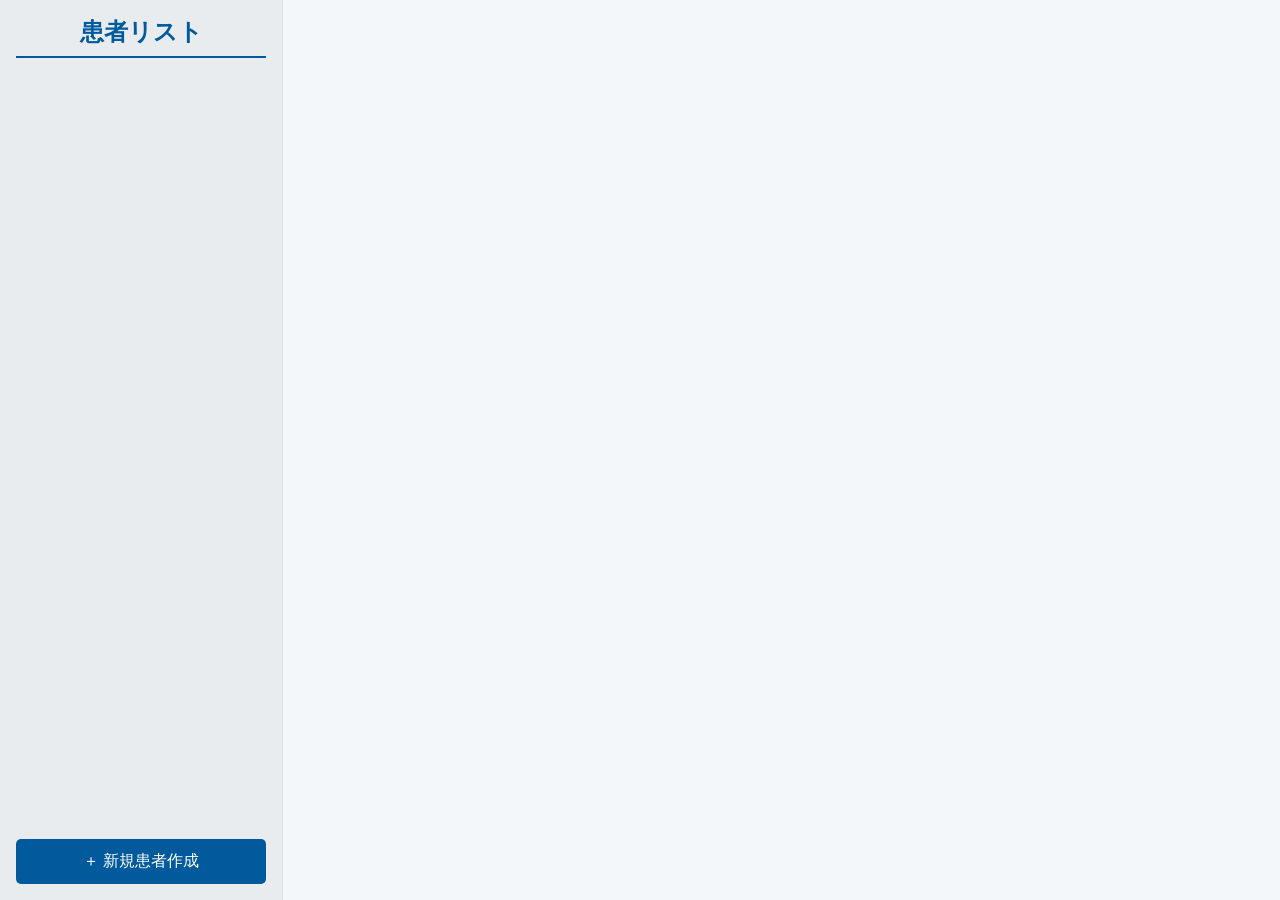
<file: index.html>
<!DOCTYPE html>
<html lang="ja">
<head>
    <meta charset="UTF-8">
    <meta name="viewport" content="width=device-width, initial-scale=1.0">
    <title>救急初診支援統合アプリ</title>
    <link rel="stylesheet" href="style.css">
</head>
<body>
    <div class="app-container">
        <aside class="sidebar">
            <h2>患者リスト</h2>
            <div id="patient-list"></div>
            <button id="new-patient-btn" class="sidebar-btn">＋ 新規患者作成</button>
        </aside>

        <main class="main-content">
            <header class="main-header">
                <h1 id="current-patient-name">患者を選択してください</h1>
                <nav id="app-nav">
                    <button class="nav-button active" data-target="app-chart">カルテ (S/O/A/P)</button>
                    <button class="nav-button" data-target="app-exam">身体所見</button>
                    <button class="nav-button" data-target="app-diagnosis">症候鑑別</button>
                    <button class="nav-button" data-target="app-lab">検査結果</button>
                </nav>
            </header>

            <div id="app-contents">
                <div id="app-chart" class="app-content active">
                    <div class="content-wrapper">
                        <div class="form-grid">
                            <fieldset>
                                <legend>S) 主観的情報</legend>
                                <div class="form-group">
                                    <label for="patient-id">患者ID:</label>
                                    <input type="text" id="patient-id" data-key="id">
                                    <label for="patient-name">氏名:</label>
                                    <input type="text" id="patient-name" data-key="name" placeholder="山田 太郎">
                                    <label for="patient-age">年齢:</label>
                                    <input type="number" id="patient-age" data-key="age" placeholder="75">
                                    <label>性別:</label>
                                    <div id="gender" class="button-group" data-key="gender">
                                        <button data-value="男性">男性</button>
                                        <button data-value="女性">女性</button>
                                    </div>
                                </div>
                                <div class="form-group">
                                    <label for="cc">主訴 (CC):</label>
                                    <input type="text" id="cc" data-key="cc" placeholder="胸痛">
                                </div>
                                <div class="form-group">
                                    <label for="pi">現病歴 (PI):</label>
                                    <textarea id="pi" data-key="pi" rows="5" placeholder="いつから、どのように..."></textarea>
                                </div>
                                <fieldset>
                                    <legend>OPQRST (痛みの評価)</legend>
                                    <label>Onset (発症様式):</label> <input type="text" data-key="opqrst.onset">
                                    <label>Palliative/Provocative (寛解・増悪因子):</label> <input type="text" data-key="opqrst.pp">
                                    <label>Quality (性状):</label> <input type="text" data-key="opqrst.quality">
                                    <label>Region/Radiation (部位・放散):</label> <input type="text" data-key="opqrst.rr">
                                    <label>Severity (強さ):</label> <input type="text" data-key="opqrst.severity">
                                    <label>Time course (時間経過):</label> <input type="text" data-key="opqrst.time">
                                </fieldset>
                                <div class="form-group">
                                    <label>既往歴 (PMH):</label>
                                    <div id="history-tags" class="button-group" data-key="pmh"></div>
                                    <textarea id="surgery-history" data-key="pmh_text" placeholder="手術歴、その他の特記事項"></textarea>
                                </div>
                                <div class="form-group">
                                    <label>内服薬 (Medications):</label>
                                    <div id="med-suggestion-tags" class="button-group"></div>
                                    <div id="medication-list"></div>
                                    <button id="add-med-row" class="add-button">＋ 薬剤を追加</button>
                                </div>
                                 <div class="form-group">
                                    <label>アレルギー (Allergies):</label>
                                     <div id="allergy-tags" class="button-group" data-key="allergies">
                                        <button data-value="ペニシリン系">ペニシリン系</button>
                                        <button data-value="NSAIDs">NSAIDs</button>
                                        <button data-value="造影剤">造影剤</button>
                                        <button data-value="卵">卵</button>
                                        <button data-value="なし">なし</button>
                                     </div>
                                    <textarea data-key="allergies_text" placeholder="上記以外の情報"></textarea>
                                </div>
                                <div class="form-group">
                                     <label>生活歴 (Social History):</label>
                                     <input type="text" data-key="social.occupation" placeholder="職業">
                                     <input type="text" data-key="social.exercise" placeholder="運動習慣">
                                     <p>喫煙:</p><div id="smoking-status" class="button-group" data-key="social.smoking"> <button data-value="なし">なし</button> <button data-value="現喫煙">現喫煙</button> <button data-value="過去喫煙">過去喫煙</button></div>
                                     <p>飲酒:</p><div id="drinking-status" class="button-group" data-key="social.drinking"> <button data-value="なし">なし</button> <button data-value="機会飲酒">機会飲酒</button> <button data-value="毎日">毎日</button></div>
                                 </div>
                                 <div class="form-group">
                                     <label>家族歴 (Family History):</label>
                                     <textarea data-key="family_history" rows="3"></textarea>
                                 </div>
                            </fieldset>
                            <fieldset>
                                <legend>O) 客観的情報</legend>
                                <fieldset>
                                    <legend>Vital Signs</legend>
                                    BT: <input type="number" step="0.1" data-key="vitals.bt"> ℃
                                    PR/HR: <input type="number" data-key="vitals.hr"> bpm
                                    BP: <input type="number" data-key="vitals.bp_s"> / <input type="number" data-key="vitals.bp_d"> mmHg
                                    RR: <input type="number" data-key="vitals.rr"> /min
                                    SpO2: <input type="number" data-key="vitals.spo2"> %
                                </fieldset>
                                <fieldset>
                                    <legend>Consciousness</legend>
                                    JCS: <input type="text" data-key="consciousness.jcs">
                                    GCS: <input type="text" data-key="consciousness.gcs" placeholder="E_V_M_">
                                </fieldset>
                                <fieldset>
                                    <legend>Physical Info</legend>
                                    身長: <input type="number" data-key="physical.height"> cm
                                    体重: <input type="number" data-key="physical.weight"> kg
                                </fieldset>
                                <fieldset>
                                    <legend>ADL</legend>
                                    <div id="adl-assessment"></div>
                                    <div id="adl-score" class="score-display">ADL合計: 0 / 100点</div>
                                </fieldset>
                            </fieldset>
                            <fieldset>
                                <legend>A) 評価</legend>
                                <label>トリアージ:</label>
                                <div class="button-group" data-key="triage">
                                    <button data-value="緊急">緊急</button>
                                    <button data-value="準緊急">準緊急</button>
                                    <button data-value="待機可能">待機可能</button>
                                </div>
                                <label>鑑別疾患:</label>
                                <div id="assessment-diagnosis" class="output-box">（症候鑑別画面で選択）</div>
                            </fieldset>
                             <fieldset>
                                <legend>P) 計画</legend>
                                <label>治療計画:</label>
                                <textarea data-key="plan.treatment" rows="4"></textarea>
                                <label>追加検査計画:</label>
                                <textarea data-key="plan.tests" rows="3"></textarea>
                            </fieldset>
                        </div>
                        <div class="output-area">
                            <h2>カルテ出力プレビュー</h2>
                            <textarea id="final-chart-output" readonly></textarea>
                            <button id="copy-chart-btn" class="action-btn">クリップボードにコピー</button>
                        </div>
                    </div>
                </div>

                <div id="app-exam" class="app-content">
                     <h2>身体所見 (Head-to-Toe)</h2>
                     <div class="exam-grid">
                        <fieldset>
                            <legend>ABCDE Approach</legend>
                            <label>Airway:</label> <textarea data-key="exam.abcde.a" rows="2"></textarea>
                            <label>Breathing:</label> <textarea data-key="exam.abcde.b" rows="2"></textarea>
                            <label>Circulation:</label> <textarea data-key="exam.abcde.c" rows="2"></textarea>
                            <label>Disability:</label> <textarea data-key="exam.abcde.d" rows="2"></textarea>
                            <label>Exposure:</label> <textarea data-key="exam.abcde.e" rows="2"></textarea>
                        </fieldset>
                        <fieldset>
                            <legend>頭頸部 (Head & Neck)</legend>
                            <textarea data-key="exam.head" rows="4"></textarea>
                        </fieldset>
                        <fieldset>
                            <legend>胸部 (Chest)</legend>
                            <textarea data-key="exam.chest" rows="4"></textarea>
                        </fieldset>
                        <fieldset>
                            <legend>腹部 (Abdomen)</legend>
                            <textarea data-key="exam.abdomen" rows="4"></textarea>
                        </fieldset>
                        <fieldset>
                            <legend>四肢 (Extremities)</legend>
                            <textarea data-key="exam.extremities" rows="4"></textarea>
                        </fieldset>
                        <fieldset>
                            <legend>その他 (Others)</legend>
                            <textarea data-key="exam.others" rows="4"></textarea>
                        </fieldset>
                     </div>
                </div>

                <div id="app-diagnosis" class="app-content">
                    <div class="controls">
                        <label for="symptom-select">症候を選択してください (複数選択可: Ctrl/Cmd or Shift):</label>
                        <select id="symptom-select" multiple></select>
                    </div>
                    <div id="selected-keywords-container">
                        <strong>選択済みキーワード:</strong>
                        <div id="selected-keywords-tags"></div>
                    </div>
                    <div id="results-container"></div>
                </div>

                <div id="app-lab" class="app-content">
                    <div class="lab-container">
                        <div class="lab-input-area">
                            <h2>新規検査結果入力</h2>
                             <nav id="lab-nav">
                                <button class="lab-nav-button active" data-target="lab-blood">採血</button>
                                <button class="lab-nav-button" data-target="lab-urine">尿</button>
                                <button class="lab-nav-button" data-target="lab-ecg">心電図</button>
                                <button class="lab-nav-button" data-target="lab-imaging">画像</button>
                            </nav>
                            <input type="date" id="lab-date">
                            <div id="lab-blood" class="lab-content active">
                                <div id="test-items-container"></div>
                            </div>
                             <div id="lab-urine" class="lab-content"><textarea placeholder="尿検査所見..."></textarea></div>
                            <div id="lab-ecg" class="lab-content"><textarea placeholder="心電図所見..."></textarea></div>
                            <div id="lab-imaging" class="lab-content"><textarea placeholder="画像所見..."></textarea></div>
                            <button id="save-lab-btn" class="action-btn">この検査結果を保存</button>
                        </div>
                        <div class="lab-history-area">
                            <h2>保存済み検査一覧</h2>
                            <div id="lab-history-list"></div>
                        </div>
                    </div>
                </div>
            </div>
        </main>
    </div>

    <script src="main.js"></script>
</body>
</html>
</file>
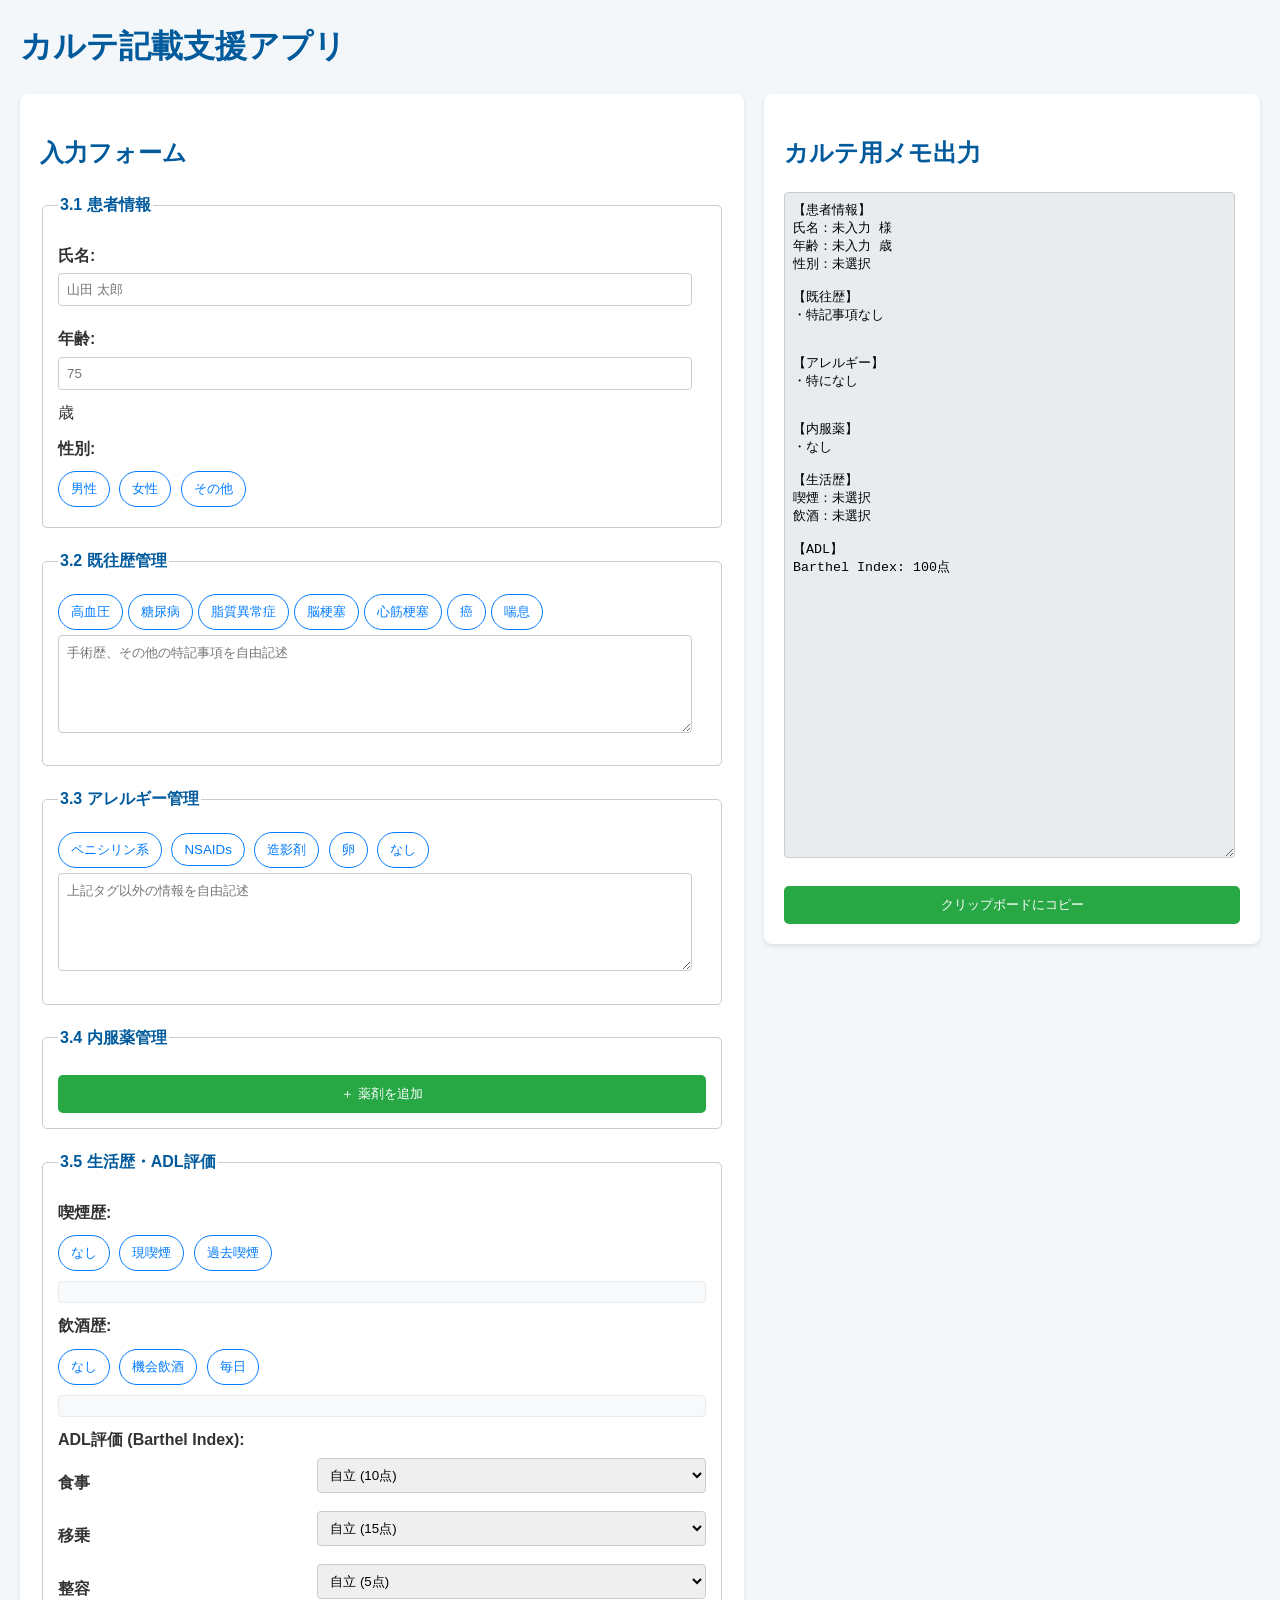
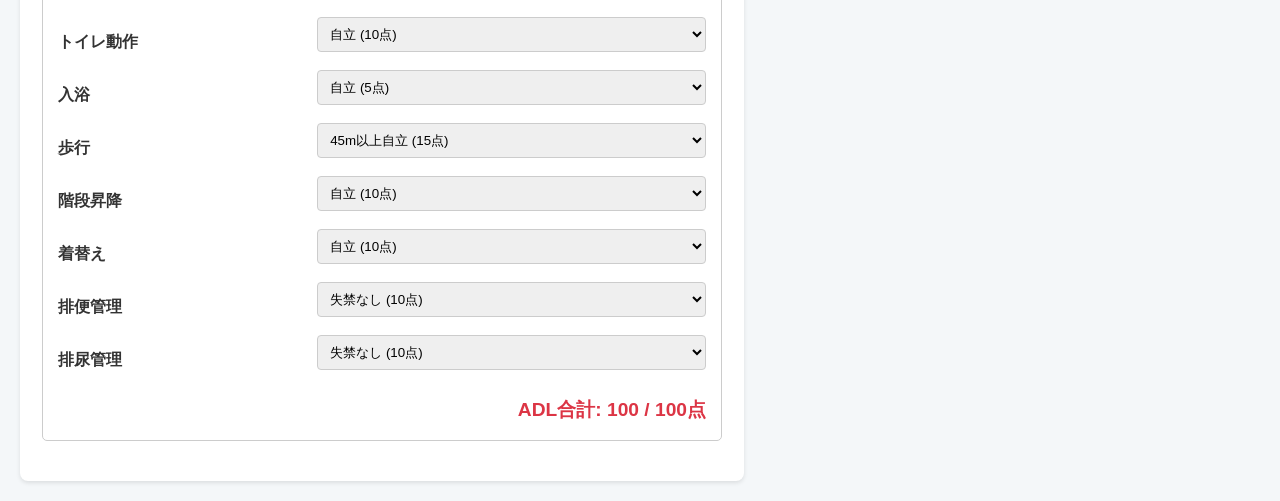
<file: index1.html>
<!DOCTYPE html>
<html lang="ja">
<head>
    <meta charset="UTF-8">
    <meta name="viewport" content="width=device-width, initial-scale=1.0">
    <title>カルテ記載支援アプリ</title>
    <link rel="stylesheet" href="style1.css">
</head>
<body>
    <h1>カルテ記載支援アプリ</h1>
    <div class="container">
        <div class="input-panel">
            <h2>入力フォーム</h2>

            <fieldset id="patient-info">
                <legend>3.1 患者情報</legend>
                <label for="name">氏名:</label>
                <input type="text" id="name" placeholder="山田 太郎">
                <label for="age">年齢:</label>
                <input type="number" id="age" placeholder="75"> 歳
                <label>性別:</label>
                <div id="gender" class="button-group">
                    <button data-value="男性">男性</button>
                    <button data-value="女性">女性</button>
                    <button data-value="その他">その他</button>
                </div>
            </fieldset>

            <fieldset id="medical-history">
                <legend>3.2 既往歴管理</legend>
                <div id="history-tags" class="button-group"></div>
                <textarea id="surgery-history" placeholder="手術歴、その他の特記事項を自由記述"></textarea>
            </fieldset>

            <fieldset id="allergies">
                <legend>3.3 アレルギー管理</legend>
                <div id="allergy-tags" class="button-group">
                    <button data-value="ペニシリン系">ペニシリン系</button>
                    <button data-value="NSAIDs">NSAIDs</button>
                    <button data-value="造影剤">造影剤</button>
                    <button data-value="卵">卵</button>
                    <button data-value="なし">なし</button>
                </div>
                <textarea id="other-allergies" placeholder="上記タグ以外の情報を自由記述"></textarea>
            </fieldset>
            
            <fieldset id="medication">
                <legend>3.4 内服薬管理</legend>
                <div id="med-suggestion-tags" class="button-group">
                    </div>
                <div id="medication-list">
                    </div>
                <button id="add-med-row" class="add-button">＋ 薬剤を追加</button>
            </fieldset>

            <fieldset id="lifestyle">
                <legend>3.5 生活歴・ADL評価</legend>
                <label>喫煙歴:</label>
                <div id="smoking-status" class="button-group">
                    <button data-value="なし">なし</button>
                    <button data-value="現喫煙">現喫煙</button>
                    <button data-value="過去喫煙">過去喫煙</button>
                </div>
                <div id="smoking-details" class="details-area"></div>

                <label>飲酒歴:</label>
                <div id="drinking-status" class="button-group">
                    <button data-value="なし">なし</button>
                    <button data-value="機会飲酒">機会飲酒</button>
                    <button data-value="毎日">毎日</button>
                </div>
                <div id="drinking-details" class="details-area"></div>
                
                <label>ADL評価 (Barthel Index):</label>
                <div id="adl-assessment"></div>
                <div id="adl-score" class="score-display">ADL合計: 0 / 100点</div>
            </fieldset>

        </div>

        <div class="output-panel">
            <h2>カルテ用メモ出力</h2>
            <textarea id="output-memo" readonly></textarea>
            <button id="copy-button">クリップボードにコピー</button>
        </div>
    </div>

    <script src="script1.js"></script>
</body>
</html>
</file>
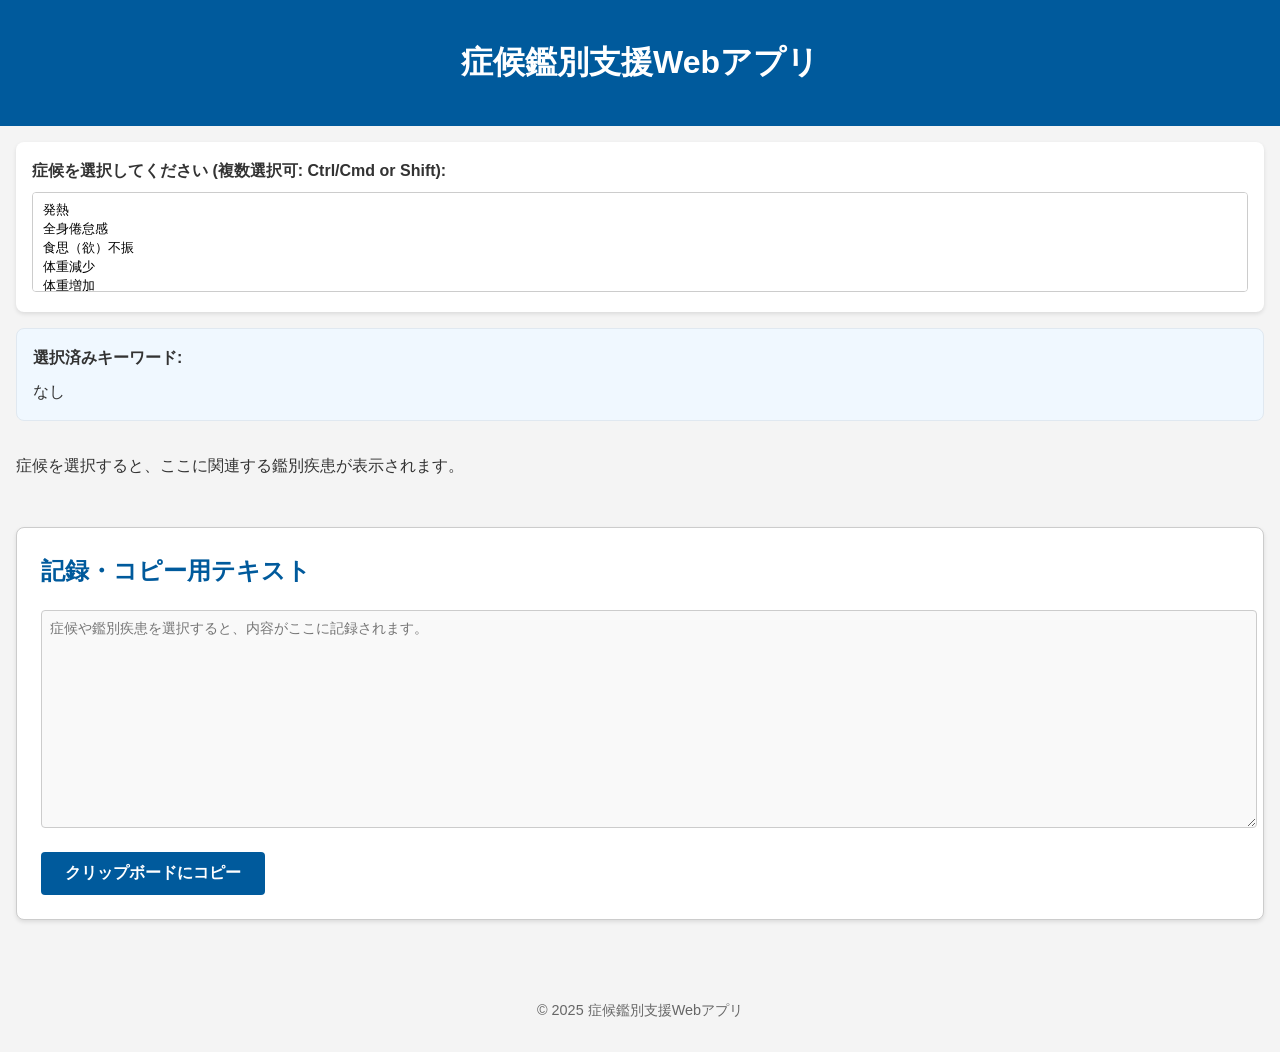
<file: index2.html>
<!DOCTYPE html>
<html lang="ja">
<head>
    <meta charset="UTF-8">
    <meta name="viewport" content="width=device-width, initial-scale=1.0">
    <title>症候鑑別支援Webアプリ</title>
    <link rel="stylesheet" href="style2.css">
</head>
<body>
    <header>
        <h1>症候鑑別支援Webアプリ</h1>
    </header>
    <main>
        <div class="controls">
            <label for="symptom-select">症候を選択してください (複数選択可: Ctrl/Cmd or Shift):</label>
            <select name="symptoms" id="symptom-select" multiple></select>
        </div>
        <div id="selected-keywords-container">
            <strong>選択済みキーワード:</strong>
            <div id="selected-keywords-tags"></div>
        </div>
        <div id="results-container">
            <p>データを読み込んでいます...</p>
        </div>
        
        <div id="record-copy-area">
            <h2>記録・コピー用テキスト</h2>
            <textarea id="copy-textarea" readonly placeholder="症候や鑑別疾患を選択すると、内容がここに記録されます。"></textarea>
            <button id="copy-button">クリップボードにコピー</button>
        </div>

    </main>
    <footer>
        <p>&copy; 2025 症候鑑別支援Webアプリ</p>
    </footer>

    <script src="script2.js"></script>
</body>
</html>
</file>
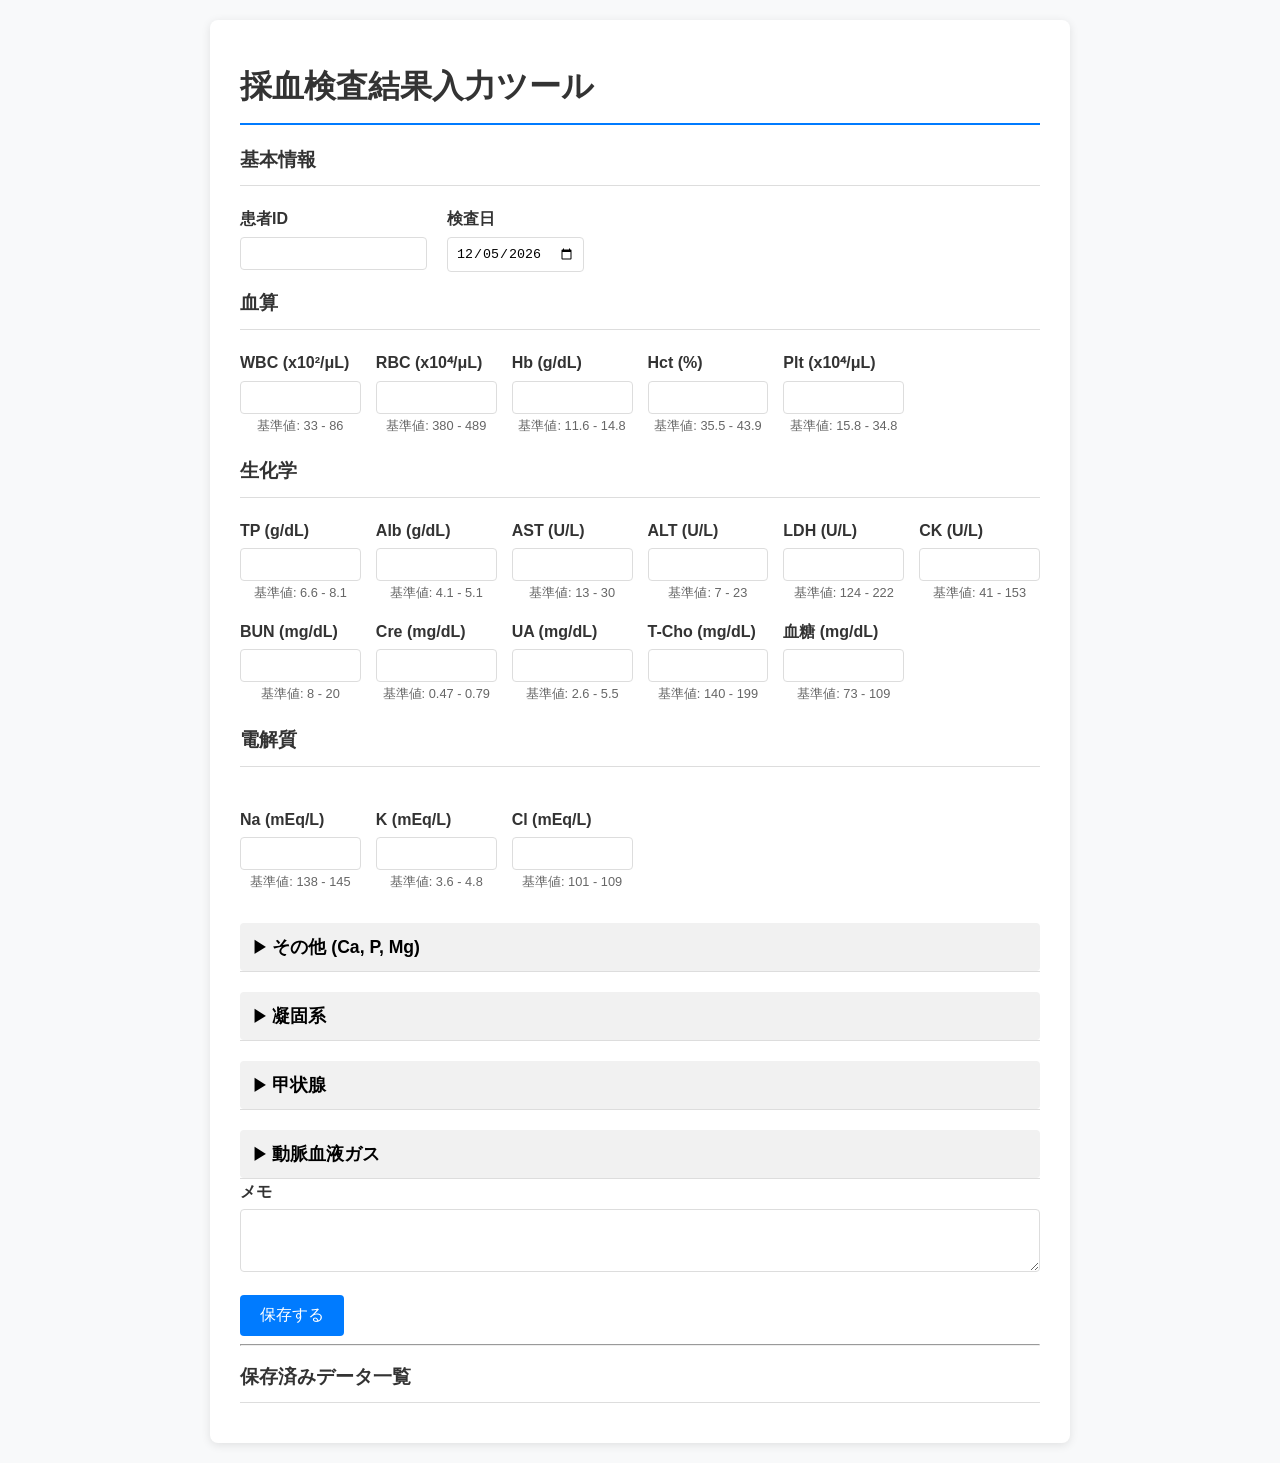
<file: index3.html>
<!DOCTYPE html>
<html lang="ja">
<head>
    <meta charset="UTF-8">
    <meta name="viewport" content="width=device-width, initial-scale=1.0">
    <title>採血検査結果入力ツール</title>
    <link rel="stylesheet" href="style3.css">
</head>
<body>
    <div class="container">
        <h1>採血検査結果入力ツール</h1>
        <form id="input-form">
            <h2>基本情報</h2>
            <div class="form-group basic-info">
                <div>
                    <label for="patient-id">患者ID</label>
                    <input type="text" id="patient-id">
                </div>
                <div>
                    <label for="test-date">検査日</label>
                    <input type="date" id="test-date">
                </div>
            </div>

            <div id="test-items-container">
                </div>

            <div class="form-group">
                <label for="memo">メモ</label>
                <textarea id="memo" rows="3"></textarea>
            </div>

            <button type="submit" class="save-button">保存する</button>
        </form>

        <hr>

        <h2>保存済みデータ一覧</h2>
        <div id="data-list">
            </div>
    </div>
    <script src="app3.js"></script>
</body>
</html>
</file>
<file: style.css>
/* ===== 基本スタイルとレイアウト ===== */
:root {
    --primary-color: #005a9c;
    --border-color: #ddd;
    --bg-color: #f4f7f9;
    --sidebar-bg: #e9ecef;
    --danger-color: #dc3545;
    --highlight-color: #fff3cd;
}

body {
    font-family: -apple-system, BlinkMacSystemFont, "Segoe UI", Roboto, "Helvetica Neue", Arial, sans-serif, 'Hiragino Kaku Gothic ProN', 'Hiragino Sans', Meiryo;
    margin: 0;
    background-color: var(--bg-color);
    color: #333;
}

.app-container {
    display: flex;
    height: 100vh;
}

/* ===== サイドバー (患者リスト) ===== */
.sidebar {
    width: 250px;
    background-color: var(--sidebar-bg);
    padding: 1rem;
    display: flex;
    flex-direction: column;
    border-right: 1px solid var(--border-color);
}
.sidebar h2 {
    text-align: center;
    margin-top: 0;
    color: var(--primary-color);
    border-bottom: 2px solid var(--primary-color);
    padding-bottom: 0.5rem;
}
#patient-list {
    flex-grow: 1;
    overflow-y: auto;
}
.patient-item {
    padding: 10px;
    border-bottom: 1px solid var(--border-color);
    cursor: pointer;
    transition: background-color 0.2s;
    border-radius: 4px;
    margin-bottom: 5px;
}
.patient-item:hover {
    background-color: #d8dee4;
}
.patient-item.active {
    background-color: var(--primary-color);
    color: white;
    font-weight: bold;
}
.sidebar-btn {
    padding: 12px;
    background-color: var(--primary-color);
    color: white;
    border: none;
    border-radius: 5px;
    cursor: pointer;
    font-size: 1em;
    margin-top: 1rem;
}

/* ===== メインコンテンツエリア ===== */
.main-content {
    flex-grow: 1;
    display: flex;
    flex-direction: column;
    overflow: hidden;
}
.main-header {
    padding: 1rem;
    background: #fff;
    border-bottom: 1px solid var(--border-color);
    box-shadow: 0 2px 4px rgba(0,0,0,0.05);
}
.main-header h1 {
    margin: 0 0 1rem 0;
    font-size: 1.5em;
}
#app-nav, #lab-nav {
    display: flex;
    gap: 5px;
}
.nav-button, .lab-nav-button {
    padding: 8px 15px;
    border: 1px solid var(--border-color);
    background-color: #f8f9fa;
    border-radius: 5px 5px 0 0;
    cursor: pointer;
}
.nav-button.active, .lab-nav-button.active {
    background-color: white;
    border-bottom-color: white;
    color: var(--primary-color);
    font-weight: bold;
}
#app-contents {
    flex-grow: 1;
    overflow-y: auto;
    padding: 1rem;
}
.app-content, .lab-content {
    display: none;
}
.app-content.active, .lab-content.active {
    display: block;
    animation: fadeIn 0.3s;
}
@keyframes fadeIn {
    from { opacity: 0; } to { opacity: 1; }
}

/* ===== 汎用フォーム要素スタイル ===== */
fieldset {
    border: 1px solid var(--border-color);
    border-radius: 5px;
    margin-bottom: 1rem;
    padding: 1rem;
}
legend {
    font-weight: bold;
    color: var(--primary-color);
    font-size: 1.1em;
}
input[type="text"], input[type="number"], input[type="date"], textarea, select {
    width: 100%;
    padding: 8px;
    border: 1px solid var(--border-color);
    border-radius: 4px;
    box-sizing: border-box;
    margin-bottom: 10px;
}
textarea { resize: vertical; }
.button-group button {
    padding: 6px 12px;
    margin: 2px;
    border: 1px solid #007bff;
    background-color: #fff;
    color: #007bff;
    border-radius: 20px;
    cursor: pointer;
}
.button-group button.active {
    background-color: #007bff;
    color: #fff;
}
.add-button, .action-btn {
    background-color: #28a745;
    color: white;
    padding: 8px 12px;
    border: none;
    border-radius: 4px;
    cursor: pointer;
}

/* ===== App 1: カルテ ===== */
#app-chart .content-wrapper { display: flex; gap: 1rem; }
#app-chart .form-grid { flex: 3; }
#app-chart .output-area { flex: 2; position: sticky; top: 0; height: 85vh; }
#final-chart-output { width: 100%; height: 85%; white-space: pre-wrap; background-color: #e9ecef; }
.score-display { text-align: right; font-weight: bold; color: var(--danger-color); }
.output-box { border: 1px solid #ccc; padding: 10px; min-height: 50px; background-color: #f8f9fa; border-radius: 4px; }

/* ===== App 2: 身体所見 ===== */
.exam-grid { display: grid; grid-template-columns: 1fr 1fr; gap: 1rem; }

/* ===== App 3: 症候鑑別 ===== */
#app-diagnosis .controls { margin-bottom: 1rem; }
#app-diagnosis #symptom-select { min-height: 120px; }
#app-diagnosis #selected-keywords-container { margin-bottom: 1rem; }
#app-diagnosis #results-container { display: grid; grid-template-columns: repeat(auto-fit, minmax(350px, 1fr)); gap: 1rem; }
.symptom-group { background: white; border-radius: 8px; padding: 1rem; box-shadow: 0 2px 4px rgba(0,0,0,0.1); }
.disease-card { border: 1px solid #e0e0e0; border-radius: 6px; padding: 1rem; margin-bottom: 1rem; }
.disease-card-header { display: flex; align-items: center; gap: 0.5rem; }
.disease-card h3 { margin: 0; flex-grow: 1; }
.pin-button { background: none; border: none; cursor: pointer; }

/* ===== App 4: 検査結果 ===== */
.lab-container { display: flex; gap: 1rem; }
.lab-input-area { flex: 1; }
.lab-history-area { flex: 1; }
#lab-date { width: auto; }
#test-items-container .category-grid { display: grid; grid-template-columns: repeat(auto-fit, minmax(120px, 1fr)); gap: 10px; }
.item-group { display: flex; flex-direction: column; }
.reference-value { font-size: 0.8em; color: #666; }
.lab-history-item { background-color: #fff; padding: 10px; border-radius: 4px; margin-bottom: 10px; border: 1px solid #ccc; }
.lab-history-item h4 { margin: 0 0 5px 0; }

/* レスポンシブ対応 */
@media (max-width: 1200px) {
    #app-chart .content-wrapper { flex-direction: column; }
    #app-chart .output-area { position: static; height: auto; }
    #final-chart-output { height: 300px; }
}
@media (max-width: 768px) {
    .app-container { flex-direction: column; height: auto; }
    .sidebar { width: 100%; height: auto; border-right: none; border-bottom: 1px solid var(--border-color); }
    .exam-grid, .lab-container { grid-template-columns: 1fr; flex-direction: column; }
}
</file>
<file: style1.css>
body {
    font-family: sans-serif;
    background-color: #f4f7f9;
    color: #333;
    line-height: 1.6;
    margin: 20px;
}

h1, h2 {
    color: #005a9c;
}

.container {
    display: flex;
    gap: 20px;
}

.input-panel, .output-panel {
    background: #fff;
    padding: 20px;
    border-radius: 8px;
    box-shadow: 0 2px 4px rgba(0,0,0,0.1);
}

.input-panel {
    width: 60%;
}

.output-panel {
    width: 40%;
    position: sticky;
    top: 20px;
    height: 90vh;
}

fieldset {
    border: 1px solid #ccc;
    border-radius: 5px;
    margin-bottom: 20px;
    padding: 15px;
}

legend {
    font-weight: bold;
    color: #005a9c;
}

label {
    display: block;
    margin: 10px 0 5px;
    font-weight: bold;
}

input[type="text"], input[type="number"], textarea, select {
    width: 95%;
    padding: 8px;
    border: 1px solid #ccc;
    border-radius: 4px;
    margin-bottom: 10px;
}

textarea {
    min-height: 80px;
    resize: vertical;
}

#output-memo {
    width: 95%;
    height: 80%;
    white-space: pre-wrap;
    background-color: #e9ecef;
}

.button-group button {
    padding: 8px 12px;
    margin: 5px 5px 5px 0;
    border: 1px solid #007bff;
    background-color: #fff;
    color: #007bff;
    border-radius: 20px;
    cursor: pointer;
    transition: background-color 0.2s, color 0.2s;
}

.button-group button.active {
    background-color: #007bff;
    color: #fff;
}

#copy-button, .add-button, .delete-button {
    display: block;
    width: 100%;
    padding: 10px;
    background-color: #28a745;
    color: white;
    border: none;
    border-radius: 5px;
    cursor: pointer;
    text-align: center;
    margin-top: 10px;
}

.delete-button {
    background-color: #dc3545;
    padding: 5px 10px;
    width: auto;
}

#copy-button:hover {
    background-color: #218838;
}

.med-row {
    display: flex;
    gap: 10px;
    align-items: center;
    margin-bottom: 10px;
}
.med-row input {
    flex-grow: 1;
}

.details-area {
    padding: 10px;
    background-color: #f8f9fa;
    border: 1px solid #e9ecef;
    border-radius: 4px;
    margin-top: 5px;
}

.adl-item {
    display: flex;
    justify-content: space-between;
    align-items: center;
    margin-bottom: 8px;
}
.adl-item select {
    width: 60%;
}

.score-display {
    text-align: right;
    font-size: 1.2em;
    font-weight: bold;
    margin-top: 15px;
    color: #dc3545;
}
</file>
<file: style2.css>
:root {
    --primary-color: #005a9c;
    --secondary-color: #f0f8ff;
    --border-color: #ccc;
    --highlight-bg: #ffd700;
    --highlight-text: #000;
    --tag-bg: #e0e0e0;
    --pinned-color: #ff4500;
    --chief-complaint-color: #d32f2f;
}

body {
    font-family: 'Helvetica Neue', Arial, 'Hiragino Kaku Gothic ProN', 'Hiragino Sans', Meiryo, sans-serif;
    line-height: 1.6;
    margin: 0;
    padding: 0;
    background-color: #f4f4f4;
    color: #333;
}

header {
    background-color: var(--primary-color);
    color: white;
    padding: 1rem;
    text-align: center;
}

main {
    padding: 1rem;
    max-width: 1400px;
    margin: 0 auto;
}

.controls {
    margin-bottom: 1rem;
    background: white;
    padding: 1rem;
    border-radius: 8px;
    box-shadow: 0 2px 4px rgba(0,0,0,0.1);
}

.controls label {
    display: block;
    margin-bottom: 0.5rem;
    font-weight: bold;
}

#symptom-select {
    width: 100%;
    padding: 0.5rem;
    border: 1px solid var(--border-color);
    border-radius: 4px;
    min-height: 100px;
}

#selected-keywords-container {
    margin-bottom: 1rem;
    padding: 1rem;
    background: var(--secondary-color);
    border-radius: 8px;
    border: 1px solid #e0e8f0;
}

#selected-keywords-container strong {
    display: block;
    margin-bottom: 0.5rem;
}

#selected-keywords-tags {
    display: flex;
    flex-wrap: wrap;
    gap: 0.5rem;
}

.keyword-tag {
    background-color: var(--tag-bg);
    color: #333;
    padding: 0.3rem 0.7rem;
    border-radius: 15px;
    font-size: 0.9em;
    cursor: pointer;
    transition: background-color 0.2s;
}

.keyword-tag:hover {
    background-color: #c7c7c7;
}

.keyword-tag .remove-tag::before {
    content: ' ×';
    font-weight: bold;
    margin-left: 4px;
}

#results-container {
    display: flex;
    flex-wrap: wrap;
    gap: 1rem;
}

.symptom-group {
    background: white;
    border: 1px solid var(--border-color);
    border-radius: 8px;
    padding: 1rem;
    box-shadow: 0 2px 4px rgba(0,0,0,0.1);
    flex: 1 1 100%;
    transition: border-color 0.3s;
}

.symptom-group.primary {
    border: 2px solid var(--chief-complaint-color);
}

.symptom-group h2 {
    color: var(--primary-color);
    border-bottom: 2px solid var(--primary-color);
    padding-bottom: 0.5rem;
    margin-top: 0;
    display: flex;
    align-items: center;
    justify-content: space-between;
}

.primary-badge {
    background-color: var(--chief-complaint-color);
    color: white;
    font-size: 0.75rem;
    font-weight: bold;
    padding: 0.2rem 0.6rem;
    border-radius: 10px;
    margin-left: 1rem;
}


.disease-card {
    border: 1px solid #e0e0e0;
    border-radius: 6px;
    padding: 1rem;
    margin-bottom: 1rem;
    position: relative;
    transition: border-color 0.3s;
}

.disease-card.pinned {
    border-color: var(--pinned-color);
    border-width: 1.5px;
}

.disease-card-header {
    display: flex;
    align-items: center;
    gap: 0.5rem;
}

.disease-card h3 {
    margin: 0;
    flex-grow: 1;
}

.disease-card-header .pin-button {
    position: static;
    font-size: 1.2rem;
    order: 2; /* チェックボックス、h3の右に配置 */
}

/* ★★★ 鑑別疾患選択用チェックボックスのスタイル ★★★ */
.diagnosis-checkbox {
    width: 1.2rem;
    height: 1.2rem;
    cursor: pointer;
    order: 0;
}

.disease-card h4 {
    margin-top: 1rem;
    margin-bottom: 0.5rem;
    color: #555;
    border-left: 4px solid var(--border-color);
    padding-left: 8px;
}

.clickable-keyword {
    cursor: pointer;
    padding: 2px;
    border-radius: 3px;
    transition: background-color 0.2s, color 0.2s;
}

.clickable-keyword.highlighted {
    background-color: var(--highlight-bg);
    color: var(--highlight-text);
    font-weight: bold;
}

.pin-button {
    background: none;
    border: none;
    cursor: pointer;
    color: #ccc;
    transition: color 0.2s, transform 0.2s;
}

.pin-button:hover {
    transform: scale(1.2);
}

.pin-button.pinned {
    color: var(--pinned-color);
}

/* ★★★ 記録・コピー用エリアのスタイル ★★★ */
#record-copy-area {
    margin-top: 2rem;
    background-color: #fff;
    padding: 1.5rem;
    border-radius: 8px;
    border: 1px solid var(--border-color);
    box-shadow: 0 2px 4px rgba(0,0,0,0.1);
}

#record-copy-area h2 {
    margin-top: 0;
    color: var(--primary-color);
}

#copy-textarea {
    width: 100%;
    height: 200px;
    padding: 0.5rem;
    border: 1px solid var(--border-color);
    border-radius: 4px;
    font-family: 'Courier New', Courier, monospace;
    font-size: 0.9em;
    white-space: pre-wrap;
    background-color: #f9f9f9;
}

#copy-button {
    display: block;
    margin-top: 1rem;
    padding: 0.7rem 1.5rem;
    border: none;
    background-color: var(--primary-color);
    color: white;
    font-size: 1rem;
    font-weight: bold;
    border-radius: 4px;
    cursor: pointer;
    transition: background-color 0.2s;
}

#copy-button:hover {
    background-color: #004a8c;
}

footer {
    text-align: center;
    padding: 1rem;
    margin-top: 2rem;
    font-size: 0.9em;
    color: #666;
}

@media (min-width: 768px) {
    .symptom-group {
        flex-basis: calc(50% - 0.5rem);
    }
}

@media (min-width: 1200px) {
    .symptom-group {
        flex-basis: calc(33.333% - 0.67rem);
    }
    .symptom-group.primary {
       flex-basis: 50%;
    }
}
</file>
<file: style3.css>
:root {
    --primary-color: #007bff;
    --border-color: #ddd;
    --danger-color: #dc3545;
    --highlight-color: #fff3cd;
    --bg-color: #f8f9fa;
}

body {
    font-family: -apple-system, BlinkMacSystemFont, "Segoe UI", Roboto, "Helvetica Neue", Arial, sans-serif;
    line-height: 1.6;
    color: #333;
    background-color: var(--bg-color);
    margin: 0;
    padding: 20px;
}

.container {
    max-width: 800px;
    margin: 0 auto;
    background: #fff;
    padding: 20px 30px;
    border-radius: 8px;
    box-shadow: 0 2px 10px rgba(0,0,0,0.1);
}

h1, h2 {
    color: #333;
    border-bottom: 2px solid var(--primary-color);
    padding-bottom: 10px;
    margin-bottom: 20px;
}

h2 {
    font-size: 1.2em;
    border-bottom-style: solid;
    border-bottom-width: 1px;
    border-color: var(--border-color);
}

.form-group {
    margin-bottom: 15px;
}

.basic-info {
    display: flex;
    gap: 20px;
}

label {
    display: block;
    font-weight: bold;
    margin-bottom: 5px;
}

input[type="text"],
input[type="date"],
input[type="number"],
textarea {
    width: 100%;
    padding: 8px;
    border: 1px solid var(--border-color);
    border-radius: 4px;
    box-sizing: border-box;
    transition: border-color 0.2s;
}

input:focus, textarea:focus {
    outline: none;
    border-color: var(--primary-color);
}

/* 異常値ハイライト */
input.abnormal {
    color: var(--danger-color);
    font-weight: bold;
    background-color: var(--highlight-color);
}

.save-button {
    display: inline-block;
    background-color: var(--primary-color);
    color: #fff;
    padding: 10px 20px;
    border: none;
    border-radius: 4px;
    cursor: pointer;
    font-size: 1em;
    transition: background-color 0.2s;
}

.save-button:hover {
    background-color: #0056b3;
}

.category-grid {
    display: grid;
    grid-template-columns: repeat(auto-fill, minmax(120px, 1fr));
    gap: 15px;
    margin-bottom: 20px;
}

.item-group {
    display: flex;
    flex-direction: column;
}

.reference-value {
    font-size: 0.8em;
    color: #666;
    text-align: center;
    margin-top: 2px;
}

/* アコーディオン [cite: 39, 40] */
.accordion-header {
    background-color: #f1f1f1;
    cursor: pointer;
    padding: 12px;
    width: 100%;
    border: none;
    text-align: left;
    outline: none;
    font-size: 1.1em;
    font-weight: bold;
    transition: background-color 0.2s;
    margin-top: 20px;
    border-radius: 4px;
}

.accordion-header:hover {
    background-color: #e0e0e0;
}

.accordion-header::before {
    content: '▶ ';
    font-size: 0.9em;
    transition: transform 0.2s;
}

.accordion-header.active::before {
    transform: rotate(90deg);
}


.accordion-content {
    padding: 0 18px;
    background-color: white;
    max-height: 0;
    overflow: hidden;
    transition: max-height 0.2s ease-out;
    border-left: 1px solid var(--border-color);
    border-right: 1px solid var(--border-color);
    border-bottom: 1px solid var(--border-color);
}

.data-record {
    border: 1px solid var(--border-color);
    border-radius: 5px;
    padding: 15px;
    margin-bottom: 15px;
    position: relative;
}

.data-record h3 {
    margin-top: 0;
    font-size: 1.1em;
}

.data-record-grid {
    display: grid;
    grid-template-columns: repeat(auto-fit, minmax(200px, 1fr));
    gap: 10px;
}

.delete-button {
    position: absolute;
    top: 10px;
    right: 10px;
    background: var(--danger-color);
    color: white;
    border: none;
    border-radius: 50%;
    width: 24px;
    height: 24px;
    cursor: pointer;
    font-weight: bold;
    line-height: 24px;
    text-align: center;
}

/* レスポンシブデザイン [cite: 55] */
@media (max-width: 600px) {
    .basic-info {
        flex-direction: column;
        gap: 15px;
    }
}
</file>
